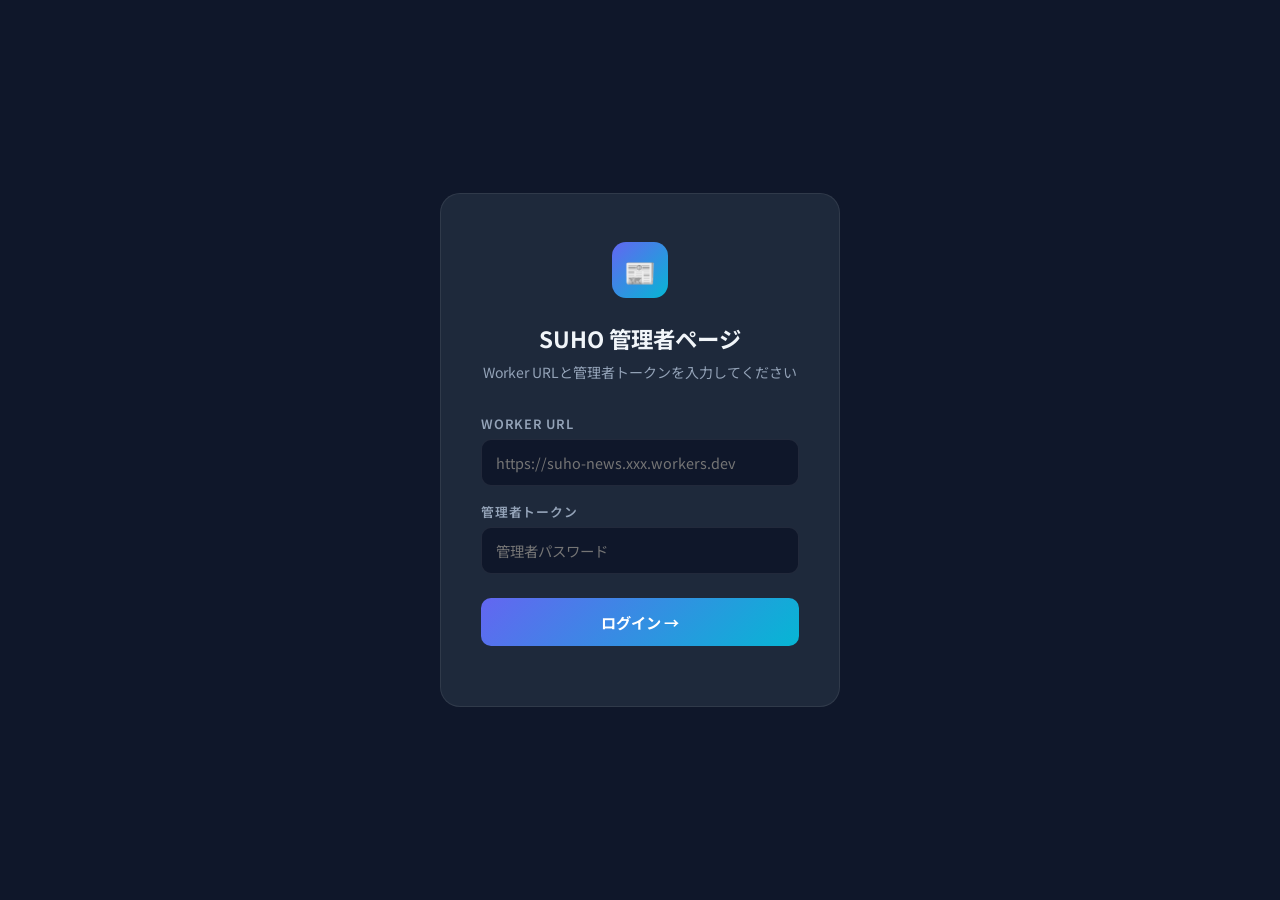
<file: admin/index.html>
<!DOCTYPE html>
<html lang="ja">
<head>
  <meta charset="UTF-8" />
  <meta name="viewport" content="width=device-width, initial-scale=1.0" />
  <title>SUHO ニュース管理</title>
  <link href="https://fonts.googleapis.com/css2?family=Noto+Sans+JP:wght@400;500;700&display=swap" rel="stylesheet" />
  <style>
    *, *::before, *::after { box-sizing: border-box; margin: 0; padding: 0; }
    :root {
      --bg:       #0f172a;
      --surface:  #1e293b;
      --border:   rgba(255,255,255,.08);
      --text:     #f1f5f9;
      --muted:    #94a3b8;
      --indigo:   #6366f1;
      --cyan:     #06b6d4;
      --green:    #10b981;
      --red:      #ef4444;
      --yellow:   #f59e0b;
      --radius:   12px;
    }
    body { font-family: 'Noto Sans JP', sans-serif; background: var(--bg); color: var(--text); min-height: 100vh; }
    a { text-decoration: none; color: inherit; }
    button { cursor: pointer; font-family: inherit; border: none; outline: none; }

    /* ── Login ─────────────────────────────────── */
    #login-screen {
      min-height: 100vh; display: flex; align-items: center; justify-content: center;
    }
    .login-card {
      width: 400px; background: var(--surface); border: 1px solid var(--border);
      border-radius: 20px; padding: 48px 40px; text-align: center;
    }
    .login-logo {
      width: 56px; height: 56px; border-radius: 14px;
      background: linear-gradient(135deg, var(--indigo), var(--cyan));
      display: flex; align-items: center; justify-content: center;
      font-size: 1.6rem; margin: 0 auto 24px;
    }
    .login-card h1 { font-size: 1.4rem; font-weight: 700; margin-bottom: 8px; }
    .login-card p  { color: var(--muted); font-size: .875rem; margin-bottom: 32px; }
    .field { text-align: left; margin-bottom: 16px; }
    .field label { display: block; font-size: .8rem; font-weight: 600; color: var(--muted); margin-bottom: 6px; letter-spacing: .06em; text-transform: uppercase; }
    .field input {
      width: 100%; padding: 12px 14px; border-radius: 10px;
      background: var(--bg); border: 1px solid var(--border);
      color: var(--text); font-size: .9rem; font-family: inherit;
      transition: border-color .2s;
    }
    .field input:focus { border-color: var(--indigo); outline: none; }
    .btn-login {
      width: 100%; padding: 13px; border-radius: 10px; font-size: .95rem; font-weight: 700;
      background: linear-gradient(135deg, var(--indigo), var(--cyan));
      color: #fff; margin-top: 8px; transition: opacity .2s;
    }
    .btn-login:hover { opacity: .9; }
    .login-error { color: var(--red); font-size: .82rem; margin-top: 12px; }

    /* ── App Layout ─────────────────────────────── */
    #app { display: none; min-height: 100vh; flex-direction: column; }
    #app.visible { display: flex; }

    .app-header {
      height: 60px; background: var(--surface); border-bottom: 1px solid var(--border);
      display: flex; align-items: center; padding: 0 24px; gap: 16px; position: sticky; top: 0; z-index: 100;
    }
    .app-header .logo {
      display: flex; align-items: center; gap: 10px; font-weight: 800; font-size: 1.1rem;
    }
    .app-header .logo span {
      background: linear-gradient(135deg, var(--indigo), var(--cyan));
      -webkit-background-clip: text; -webkit-text-fill-color: transparent;
    }
    .app-header .logo img { width: 32px; height: 32px; border-radius: 8px; }
    .header-spacer { flex: 1; }
    .btn-logout {
      padding: 7px 16px; border-radius: 8px; font-size: .82rem; font-weight: 600;
      background: transparent; border: 1px solid var(--border); color: var(--muted);
      transition: all .2s;
    }
    .btn-logout:hover { border-color: var(--red); color: var(--red); }

    .app-body { flex: 1; padding: 32px 28px; max-width: 1200px; margin: 0 auto; width: 100%; }

    /* ── Toolbar ─────────────────────────────────── */
    .toolbar {
      display: flex; align-items: center; gap: 12px; margin-bottom: 24px; flex-wrap: wrap;
    }
    .toolbar h1 { font-size: 1.3rem; font-weight: 700; flex: 1; }
    .btn-new {
      display: flex; align-items: center; gap: 8px;
      padding: 10px 20px; border-radius: 10px; font-size: .9rem; font-weight: 700;
      background: linear-gradient(135deg, var(--indigo), var(--cyan)); color: #fff;
      transition: opacity .2s; white-space: nowrap;
    }
    .btn-new:hover { opacity: .9; }
    .btn-seed {
      padding: 10px 16px; border-radius: 10px; font-size: .82rem; font-weight: 600;
      background: rgba(245,158,11,.12); border: 1px solid rgba(245,158,11,.3); color: var(--yellow);
      transition: all .2s; white-space: nowrap;
    }
    .btn-seed:hover { background: rgba(245,158,11,.2); }
    .search-wrap { position: relative; }
    .search-wrap input {
      padding: 10px 14px 10px 36px; border-radius: 10px;
      background: var(--surface); border: 1px solid var(--border);
      color: var(--text); font-size: .875rem; font-family: inherit; width: 220px;
    }
    .search-wrap input:focus { border-color: var(--indigo); outline: none; }
    .search-wrap .si { position: absolute; left: 11px; top: 50%; transform: translateY(-50%); color: var(--muted); font-size: .95rem; }

    /* ── Stats ───────────────────────────────────── */
    .stats { display: flex; gap: 16px; margin-bottom: 24px; }
    .stat-card {
      flex: 1; background: var(--surface); border: 1px solid var(--border);
      border-radius: var(--radius); padding: 18px 20px;
    }
    .stat-card .num { font-size: 1.8rem; font-weight: 800; background: linear-gradient(135deg,var(--indigo),var(--cyan)); -webkit-background-clip:text; -webkit-text-fill-color:transparent; }
    .stat-card .lbl { font-size: .78rem; color: var(--muted); margin-top: 4px; }

    /* ── Article List ────────────────────────────── */
    .article-table {
      background: var(--surface); border: 1px solid var(--border); border-radius: var(--radius);
      overflow: hidden;
    }
    .at-header {
      display: grid; grid-template-columns: 60px 1fr 120px 110px 90px;
      padding: 12px 20px; border-bottom: 1px solid var(--border);
      font-size: .75rem; font-weight: 700; color: var(--muted); text-transform: uppercase; letter-spacing: .08em;
    }
    .at-row {
      display: grid; grid-template-columns: 60px 1fr 120px 110px 90px;
      padding: 14px 20px; border-bottom: 1px solid var(--border);
      align-items: center; transition: background .15s;
    }
    .at-row:last-child { border-bottom: none; }
    .at-row:hover { background: rgba(255,255,255,.03); }
    .at-thumb {
      width: 44px; height: 44px; border-radius: 10px; overflow: hidden;
      background: linear-gradient(135deg, rgba(99,102,241,.2), rgba(6,182,212,.1));
      display: flex; align-items: center; justify-content: center; font-size: 1.4rem;
      border: 1px solid var(--border); flex-shrink: 0;
    }
    .at-thumb img { width: 100%; height: 100%; object-fit: cover; }
    .at-info { padding-right: 16px; min-width: 0; }
    .at-title {
      font-size: .9rem; font-weight: 600; line-height: 1.4;
      white-space: nowrap; overflow: hidden; text-overflow: ellipsis;
      margin-bottom: 4px;
    }
    .at-featured-badge {
      display: inline-flex; align-items: center; gap: 4px;
      font-size: .68rem; font-weight: 700; padding: 2px 8px; border-radius: 6px;
      background: rgba(245,158,11,.15); color: var(--yellow); border: 1px solid rgba(245,158,11,.3);
    }
    .at-cat {
      font-size: .75rem; font-weight: 600; padding: 4px 10px; border-radius: 6px;
      width: fit-content;
    }
    .cat-corporate   { background: rgba(99,102,241,.12); color: var(--indigo); border: 1px solid rgba(99,102,241,.2); }
    .cat-service     { background: rgba(6,182,212,.12);  color: var(--cyan);   border: 1px solid rgba(6,182,212,.2); }
    .cat-partnership { background: rgba(245,158,11,.12); color: var(--yellow); border: 1px solid rgba(245,158,11,.2); }
    .cat-event       { background: rgba(16,185,129,.12); color: var(--green);  border: 1px solid rgba(16,185,129,.2); }
    .at-date { font-size: .82rem; color: var(--muted); }
    .at-actions { display: flex; gap: 8px; justify-content: flex-end; }
    .btn-edit, .btn-del {
      width: 32px; height: 32px; border-radius: 8px; font-size: .9rem;
      display: flex; align-items: center; justify-content: center; transition: all .2s;
    }
    .btn-edit { background: rgba(99,102,241,.12); color: var(--indigo); border: 1px solid rgba(99,102,241,.2); }
    .btn-edit:hover { background: rgba(99,102,241,.25); }
    .btn-del  { background: rgba(239,68,68,.1);  color: var(--red);    border: 1px solid rgba(239,68,68,.2); }
    .btn-del:hover  { background: rgba(239,68,68,.2); }
    .no-articles { padding: 60px 20px; text-align: center; color: var(--muted); }
    .no-articles .ni { font-size: 2.5rem; margin-bottom: 12px; }

    /* ── Overlay / Form ──────────────────────────── */
    .overlay {
      display: none; position: fixed; inset: 0; z-index: 200;
      background: rgba(0,0,0,.6); backdrop-filter: blur(4px);
    }
    .overlay.open { display: flex; align-items: flex-start; justify-content: flex-end; }
    .panel {
      width: 520px; max-width: 100vw; height: 100vh;
      background: var(--surface); border-left: 1px solid var(--border);
      overflow-y: auto; display: flex; flex-direction: column;
    }
    .panel-header {
      padding: 22px 24px; border-bottom: 1px solid var(--border);
      display: flex; align-items: center; gap: 12px; position: sticky; top: 0;
      background: var(--surface); z-index: 10;
    }
    .panel-header h2 { font-size: 1.05rem; font-weight: 700; flex: 1; }
    .btn-close {
      width: 34px; height: 34px; border-radius: 8px; font-size: 1.1rem;
      background: rgba(255,255,255,.06); color: var(--muted); border: 1px solid var(--border);
      transition: all .2s;
    }
    .btn-close:hover { background: rgba(239,68,68,.15); color: var(--red); }
    .panel-body { padding: 24px; flex: 1; }
    .panel-footer {
      padding: 16px 24px; border-top: 1px solid var(--border);
      display: flex; gap: 10px; justify-content: flex-end;
      position: sticky; bottom: 0; background: var(--surface);
    }
    .btn-cancel {
      padding: 10px 20px; border-radius: 10px; font-size: .9rem; font-weight: 600;
      background: rgba(255,255,255,.06); color: var(--muted); border: 1px solid var(--border);
      transition: all .2s;
    }
    .btn-cancel:hover { background: rgba(255,255,255,.1); color: var(--text); }
    .btn-save {
      padding: 10px 24px; border-radius: 10px; font-size: .9rem; font-weight: 700;
      background: linear-gradient(135deg, var(--indigo), var(--cyan)); color: #fff;
      transition: opacity .2s; display: flex; align-items: center; gap: 8px;
    }
    .btn-save:hover { opacity: .9; }

    /* Form fields */
    .form-group { margin-bottom: 20px; }
    .form-group label {
      display: block; font-size: .78rem; font-weight: 700; color: var(--muted);
      margin-bottom: 6px; letter-spacing: .06em; text-transform: uppercase;
    }
    .form-group label .req { color: var(--red); margin-left: 2px; }
    .form-group input,
    .form-group textarea,
    .form-group select {
      width: 100%; padding: 11px 14px; border-radius: 10px;
      background: var(--bg); border: 1px solid var(--border);
      color: var(--text); font-size: .9rem; font-family: inherit;
      transition: border-color .2s; resize: vertical;
    }
    .form-group input:focus,
    .form-group textarea:focus,
    .form-group select:focus { border-color: var(--indigo); outline: none; }
    .form-row { display: grid; grid-template-columns: 1fr 1fr; gap: 12px; }

    /* Image upload */
    .img-upload-area {
      border: 2px dashed var(--border); border-radius: 14px;
      padding: 28px 20px; text-align: center; cursor: pointer;
      transition: all .2s; position: relative; overflow: hidden;
    }
    .img-upload-area:hover, .img-upload-area.drag { border-color: var(--indigo); background: rgba(99,102,241,.05); }
    .img-upload-area .up-icon { font-size: 2rem; margin-bottom: 10px; }
    .img-upload-area p { font-size: .85rem; color: var(--muted); }
    .img-upload-area p strong { color: var(--indigo); }
    .img-upload-area input[type=file] { position: absolute; inset: 0; opacity: 0; cursor: pointer; }
    .img-preview {
      position: relative; border-radius: 12px; overflow: hidden;
      border: 1px solid var(--border); background: var(--bg);
    }
    .img-preview img { width: 100%; height: 160px; object-fit: cover; display: block; }
    .img-preview-emoji { height: 80px; display: flex; align-items: center; justify-content: center; font-size: 2.5rem; }
    .img-remove {
      position: absolute; top: 8px; right: 8px; width: 26px; height: 26px;
      border-radius: 50%; background: rgba(0,0,0,.6); color: #fff;
      display: flex; align-items: center; justify-content: center; font-size: .7rem; cursor: pointer;
      transition: background .2s;
    }
    .img-remove:hover { background: var(--red); }

    /* Toggle switch */
    .toggle-row {
      display: flex; align-items: center; gap: 14px;
      padding: 14px; border-radius: 12px; background: var(--bg); border: 1px solid var(--border);
    }
    .toggle-row .tr-info { flex: 1; }
    .toggle-row .tr-label { font-size: .9rem; font-weight: 600; margin-bottom: 2px; }
    .toggle-row .tr-desc  { font-size: .78rem; color: var(--muted); }
    .toggle {
      position: relative; width: 44px; height: 24px; flex-shrink: 0;
    }
    .toggle input { opacity: 0; width: 0; height: 0; position: absolute; }
    .toggle-track {
      position: absolute; inset: 0; border-radius: 12px;
      background: rgba(255,255,255,.1); border: 1px solid var(--border);
      transition: background .2s;
    }
    .toggle input:checked + .toggle-track { background: linear-gradient(135deg, var(--indigo), var(--cyan)); border-color: transparent; }
    .toggle-thumb {
      position: absolute; top: 2px; left: 2px; width: 18px; height: 18px;
      border-radius: 50%; background: #fff; transition: left .2s;
      box-shadow: 0 1px 4px rgba(0,0,0,.3);
    }
    .toggle input:checked ~ .toggle-thumb { left: 22px; }

    /* Delete confirm */
    .del-dialog {
      display: none; position: fixed; inset: 0; z-index: 300;
      background: rgba(0,0,0,.7); backdrop-filter: blur(4px);
      align-items: center; justify-content: center;
    }
    .del-dialog.open { display: flex; }
    .del-card {
      background: var(--surface); border: 1px solid var(--border);
      border-radius: 18px; padding: 32px 28px; max-width: 360px; text-align: center;
    }
    .del-card .del-icon { font-size: 2.5rem; margin-bottom: 14px; }
    .del-card h3 { font-size: 1.05rem; font-weight: 700; margin-bottom: 8px; }
    .del-card p  { font-size: .85rem; color: var(--muted); margin-bottom: 24px; line-height: 1.6; }
    .del-btns { display: flex; gap: 10px; justify-content: center; }
    .btn-del-cancel { padding: 10px 22px; border-radius: 10px; font-size: .9rem; font-weight: 600; background: rgba(255,255,255,.06); color: var(--muted); border: 1px solid var(--border); transition: all .2s; }
    .btn-del-cancel:hover { color: var(--text); }
    .btn-del-confirm { padding: 10px 22px; border-radius: 10px; font-size: .9rem; font-weight: 700; background: var(--red); color: #fff; transition: opacity .2s; }
    .btn-del-confirm:hover { opacity: .85; }

    /* Toast */
    .toast {
      position: fixed; bottom: 24px; right: 24px; z-index: 400;
      padding: 12px 20px; border-radius: 12px; font-size: .875rem; font-weight: 600;
      background: var(--green); color: #fff; opacity: 0; transform: translateY(8px);
      transition: all .3s; pointer-events: none;
    }
    .toast.error { background: var(--red); }
    .toast.show  { opacity: 1; transform: translateY(0); }

    /* Loading */
    .loading { text-align: center; padding: 60px; color: var(--muted); }
    .spinner { width: 32px; height: 32px; border: 3px solid var(--border); border-top-color: var(--indigo); border-radius: 50%; animation: spin .7s linear infinite; margin: 0 auto 12px; }
    @keyframes spin { to { transform: rotate(360deg); } }

    /* Uploading indicator */
    .upload-progress { font-size: .8rem; color: var(--cyan); margin-top: 6px; display: none; }
    .upload-progress.show { display: block; }

    @media (max-width: 768px) {
      .at-header, .at-row { grid-template-columns: 50px 1fr 90px; }
      .at-header > *:nth-child(3), .at-row > *:nth-child(3) { display: none; }
      .stats { flex-wrap: wrap; }
      .stat-card { min-width: calc(50% - 8px); }
      .panel { width: 100vw; }
    }
  </style>
</head>
<body>

<!-- ===== LOGIN ===== -->
<div id="login-screen">
  <div class="login-card">
    <div class="login-logo">📰</div>
    <h1>SUHO 管理者ページ</h1>
    <p>Worker URLと管理者トークンを入力してください</p>
    <div class="field">
      <label>Worker URL</label>
      <input id="inp-url" type="url" placeholder="https://suho-news.xxx.workers.dev" />
    </div>
    <div class="field">
      <label>管理者トークン</label>
      <input id="inp-token" type="password" placeholder="管理者パスワード" />
    </div>
    <button class="btn-login" onclick="login()">ログイン →</button>
    <div class="login-error" id="login-err"></div>
  </div>
</div>

<!-- ===== APP ===== -->
<div id="app">
  <header class="app-header">
    <div class="logo">
      <img src="../assets/suho-logo.png" alt="SUHO" onerror="this.style.display='none'" />
      <span>SUHO</span>
    </div>
    <div style="font-size:.82rem;color:var(--muted);margin-left:4px">ニュース管理</div>
    <div class="header-spacer"></div>
    <button class="btn-logout" onclick="logout()">ログアウト</button>
  </header>

  <div class="app-body">
    <!-- Toolbar -->
    <div class="toolbar">
      <h1>記事一覧</h1>
      <div class="search-wrap">
        <span class="si">🔍</span>
        <input id="search-inp" placeholder="記事を検索..." oninput="renderList()" />
      </div>
      <button class="btn-seed" onclick="seedInitialData()" title="news-data.json の初期データをインポート">📥 初期データ投入</button>
      <button class="btn-new" onclick="openForm()">＋ 新規記事</button>
    </div>

    <!-- Stats -->
    <div class="stats" id="stats"></div>

    <!-- Article list -->
    <div class="article-table" id="article-list">
      <div class="loading"><div class="spinner"></div>読み込み中…</div>
    </div>
  </div>
</div>

<!-- ===== FORM PANEL ===== -->
<div class="overlay" id="overlay" onclick="overlayClick(event)">
  <div class="panel" id="panel">
    <div class="panel-header">
      <h2 id="panel-title">新規記事を追加</h2>
      <button class="btn-close" onclick="closeForm()">✕</button>
    </div>
    <div class="panel-body">

      <!-- Image upload -->
      <div class="form-group">
        <label>サムネイル画像（任意）</label>
        <div id="upload-area" class="img-upload-area" ondragover="onDrag(event,true)" ondragleave="onDrag(event,false)" ondrop="onDrop(event)">
          <div class="up-icon">🖼️</div>
          <p>ここにドラッグ＆ドロップ<br/>または <strong>クリックして選択</strong></p>
          <input type="file" id="img-input" accept="image/*" onchange="onImageSelect(event)" />
        </div>
        <div id="img-preview-wrap" style="display:none"></div>
        <div class="upload-progress" id="upload-progress">⏳ アップロード中…</div>
      </div>

      <!-- Emoji (shown when no image) -->
      <div class="form-group" id="emoji-group">
        <label>アイコン絵文字（画像なしの場合）</label>
        <input id="f-emoji" type="text" placeholder="例: 🤝 🛡️ ☁️ 🎮" maxlength="4" value="📰" />
      </div>

      <!-- Title -->
      <div class="form-group">
        <label>タイトル <span class="req">*</span></label>
        <input id="f-title" type="text" placeholder="記事のタイトルを入力" />
      </div>

      <!-- Category & Date -->
      <div class="form-row">
        <div class="form-group">
          <label>カテゴリ <span class="req">*</span></label>
          <select id="f-category">
            <option value="corporate">コーポレート</option>
            <option value="service">サービス</option>
            <option value="partnership">パートナーシップ</option>
            <option value="event">イベント</option>
          </select>
        </div>
        <div class="form-group">
          <label>日付 <span class="req">*</span></label>
          <input id="f-date" type="date" />
        </div>
      </div>

      <!-- Excerpt -->
      <div class="form-group">
        <label>概要文（一覧に表示）</label>
        <textarea id="f-excerpt" rows="3" placeholder="1〜2文程度の概要を入力してください"></textarea>
      </div>

      <!-- Link -->
      <div class="form-group">
        <label>詳細ページURL（任意）</label>
        <input id="f-link" type="url" placeholder="https://... （なければ空白）" />
      </div>

      <!-- Featured toggle -->
      <div class="form-group">
        <label>表示設定</label>
        <div class="toggle-row">
          <div class="tr-info">
            <div class="tr-label">⭐ フィーチャー記事として表示</div>
            <div class="tr-desc">ONにするとページ上部に大きく表示されます（1件のみ有効）</div>
          </div>
          <label class="toggle">
            <input type="checkbox" id="f-featured" />
            <div class="toggle-track"></div>
            <div class="toggle-thumb"></div>
          </label>
        </div>
      </div>

    </div>
    <div class="panel-footer">
      <button class="btn-cancel" onclick="closeForm()">キャンセル</button>
      <button class="btn-save" onclick="saveArticle()">
        <span id="save-txt">保存する</span>
      </button>
    </div>
  </div>
</div>

<!-- ===== DELETE CONFIRM ===== -->
<div class="del-dialog" id="del-dialog">
  <div class="del-card">
    <div class="del-icon">🗑️</div>
    <h3>記事を削除しますか？</h3>
    <p id="del-target-title" style="color:var(--text);font-weight:600;margin-bottom:8px"></p>
    <p>この操作は元に戻せません。</p>
    <div class="del-btns">
      <button class="btn-del-cancel" onclick="closeDelete()">キャンセル</button>
      <button class="btn-del-confirm" onclick="confirmDelete()">削除する</button>
    </div>
  </div>
</div>

<!-- ===== TOAST ===== -->
<div class="toast" id="toast"></div>

<script>
  /* ── Config ─────────────────────────────────────────── */
  let WORKER_URL  = localStorage.getItem('suho_worker_url')  || '';
  let ADMIN_TOKEN = localStorage.getItem('suho_admin_token') || '';

  /* ── State ──────────────────────────────────────────── */
  let articles  = [];
  let editingId = null;
  let deleteId  = null;
  let uploadedImageUrl = '';

  /* ── API Helpers ─────────────────────────────────────── */
  async function api(method, path, body) {
    const opts = {
      method,
      headers: {
        'Authorization': `Bearer ${ADMIN_TOKEN}`,
        ...(body && !(body instanceof FormData) ? { 'Content-Type': 'application/json' } : {})
      },
      ...(body ? { body: body instanceof FormData ? body : JSON.stringify(body) } : {})
    };
    const res = await fetch(`${WORKER_URL}${path}`, opts);
    const data = await res.json();
    if (!res.ok) throw new Error(data.error || `HTTP ${res.status}`);
    return data;
  }

  /* ── Auth ────────────────────────────────────────────── */
  async function login() {
    const url   = document.getElementById('inp-url').value.trim().replace(/\/$/, '');
    const token = document.getElementById('inp-token').value.trim();
    const err   = document.getElementById('login-err');
    err.textContent = '';
    if (!url || !token) { err.textContent = 'URLとトークンを入力してください'; return; }

    try {
      const res = await fetch(`${url}/articles`);
      if (!res.ok) throw new Error('接続できませんでした');
      WORKER_URL  = url;
      ADMIN_TOKEN = token;
      localStorage.setItem('suho_worker_url',   WORKER_URL);
      localStorage.setItem('suho_admin_token',  ADMIN_TOKEN);
      await initApp();
    } catch (e) {
      err.textContent = `ログイン失敗: ${e.message}`;
    }
  }

  function logout() {
    localStorage.removeItem('suho_worker_url');
    localStorage.removeItem('suho_admin_token');
    location.reload();
  }

  /* ── Init ────────────────────────────────────────────── */
  async function initApp() {
    document.getElementById('login-screen').style.display = 'none';
    const app = document.getElementById('app');
    app.classList.add('visible');
    await loadArticles();
    // Today's date as default
    document.getElementById('f-date').value = new Date().toISOString().slice(0, 10);
  }

  async function loadArticles() {
    try {
      const data = await api('GET', '/articles');
      articles = data.articles || [];
      renderStats();
      renderList();
    } catch (e) {
      showToast('データ読み込みエラー: ' + e.message, true);
    }
  }

  /* ── Stats ───────────────────────────────────────────── */
  const CAT_LABELS = { corporate: 'コーポレート', service: 'サービス', partnership: 'パートナーシップ', event: 'イベント' };
  function renderStats() {
    const total  = articles.length;
    const cats   = [...new Set(articles.map(a => a.category))].length;
    const latest = articles[0]?.date || '—';
    document.getElementById('stats').innerHTML = `
      <div class="stat-card"><div class="num">${total}</div><div class="lbl">総記事数</div></div>
      <div class="stat-card"><div class="num">${cats}</div><div class="lbl">カテゴリ数</div></div>
      <div class="stat-card"><div class="num" style="font-size:1.2rem">${latest}</div><div class="lbl">最新記事日付</div></div>
    `;
  }

  /* ── List Render ─────────────────────────────────────── */
  function renderList() {
    const q   = (document.getElementById('search-inp').value || '').toLowerCase();
    const filtered = q ? articles.filter(a => a.title.toLowerCase().includes(q) || (a.excerpt || '').toLowerCase().includes(q)) : articles;
    const list = document.getElementById('article-list');

    if (!filtered.length) {
      list.innerHTML = '<div class="no-articles"><div class="ni">📭</div><p>記事がありません</p></div>';
      return;
    }

    const thumb = a => a.image
      ? `<div class="at-thumb"><img src="${a.image}" alt="" loading="lazy"/></div>`
      : `<div class="at-thumb">${a.emoji || '📰'}</div>`;

    const catCls = { corporate: 'cat-corporate', service: 'cat-service', partnership: 'cat-partnership', event: 'cat-event' };

    list.innerHTML = `
      <div class="at-header"><div>画像</div><div>タイトル</div><div>カテゴリ</div><div>日付</div><div></div></div>
      ${filtered.map(a => `
        <div class="at-row">
          ${thumb(a)}
          <div class="at-info">
            <div class="at-title">${escHtml(a.title)}</div>
            ${a.featured ? '<div class="at-featured-badge">⭐ Featured</div>' : ''}
          </div>
          <div><span class="at-cat ${catCls[a.category] || ''}">${CAT_LABELS[a.category] || a.category}</span></div>
          <div class="at-date">${a.date}</div>
          <div class="at-actions">
            <button class="btn-edit" onclick="openEdit('${a.id}')" title="編集">✏️</button>
            <button class="btn-del"  onclick="openDelete('${a.id}')" title="削除">🗑️</button>
          </div>
        </div>`).join('')}`;
  }

  /* ── Form Open/Close ──────────────────────────────────── */
  function openForm(article) {
    editingId        = article ? article.id : null;
    uploadedImageUrl = article?.image || '';

    document.getElementById('panel-title').textContent = article ? '記事を編集' : '新規記事を追加';
    document.getElementById('f-title').value    = article?.title    || '';
    document.getElementById('f-category').value = article?.category || 'corporate';
    document.getElementById('f-date').value     = article ? dateToInput(article.date) : new Date().toISOString().slice(0,10);
    document.getElementById('f-excerpt').value  = article?.excerpt  || '';
    document.getElementById('f-link').value     = (article?.link && article.link !== '#') ? article.link : '';
    document.getElementById('f-emoji').value    = article?.emoji    || '📰';
    document.getElementById('f-featured').checked = !!article?.featured;
    document.getElementById('save-txt').textContent = article ? '更新する' : '保存する';

    setImagePreview(article?.image || '');
    document.getElementById('overlay').classList.add('open');
  }

  function openEdit(id) {
    const a = articles.find(a => a.id === id);
    if (a) openForm(a);
  }

  function closeForm() {
    document.getElementById('overlay').classList.remove('open');
    editingId = null;
    uploadedImageUrl = '';
  }

  function overlayClick(e) {
    if (e.target === document.getElementById('overlay')) closeForm();
  }

  /* ── Image Upload ──────────────────────────────────────── */
  function onDrag(e, over) {
    e.preventDefault();
    document.getElementById('upload-area').classList.toggle('drag', over);
  }
  function onDrop(e) {
    e.preventDefault();
    onDrag(e, false);
    const file = e.dataTransfer.files[0];
    if (file && file.type.startsWith('image/')) uploadImage(file);
  }
  function onImageSelect(e) {
    const file = e.target.files[0];
    if (file) uploadImage(file);
    e.target.value = '';
  }

  async function uploadImage(file) {
    const prog = document.getElementById('upload-progress');
    prog.classList.add('show');
    try {
      // Resize & compress client-side
      const compressed = await compressImage(file, 800);
      const fd = new FormData();
      fd.append('image', compressed, file.name);
      const data = await api('POST', '/upload', fd);
      uploadedImageUrl = data.url;
      setImagePreview(uploadedImageUrl);
    } catch (e) {
      showToast('画像アップロード失敗: ' + e.message, true);
    } finally {
      prog.classList.remove('show');
    }
  }

  function compressImage(file, maxWidth) {
    return new Promise(resolve => {
      const img = new Image();
      const url = URL.createObjectURL(file);
      img.onload = () => {
        URL.revokeObjectURL(url);
        const scale = Math.min(1, maxWidth / img.width);
        const canvas = document.createElement('canvas');
        canvas.width  = img.width  * scale;
        canvas.height = img.height * scale;
        canvas.getContext('2d').drawImage(img, 0, 0, canvas.width, canvas.height);
        canvas.toBlob(blob => resolve(new File([blob], file.name, { type: 'image/jpeg' })), 'image/jpeg', 0.82);
      };
      img.src = url;
    });
  }

  function setImagePreview(url) {
    const wrap = document.getElementById('img-preview-wrap');
    const area = document.getElementById('upload-area');
    if (url) {
      wrap.style.display = 'block';
      area.style.display = 'none';
      wrap.innerHTML = `
        <div class="img-preview">
          <img src="${url}" alt="プレビュー" />
          <div class="img-remove" onclick="removeImage()">✕</div>
        </div>`;
    } else {
      wrap.style.display = 'none';
      area.style.display = '';
    }
  }

  function removeImage() {
    uploadedImageUrl = '';
    setImagePreview('');
  }

  /* ── Save ─────────────────────────────────────────────── */
  async function saveArticle() {
    const title    = document.getElementById('f-title').value.trim();
    const category = document.getElementById('f-category').value;
    const dateRaw  = document.getElementById('f-date').value;
    const excerpt  = document.getElementById('f-excerpt').value.trim();
    const link     = document.getElementById('f-link').value.trim() || '#';
    const emoji    = document.getElementById('f-emoji').value.trim() || '📰';
    const featured = document.getElementById('f-featured').checked;

    if (!title)   { showToast('タイトルを入力してください', true); return; }
    if (!dateRaw) { showToast('日付を選択してください', true); return; }

    const date = dateRaw.replace(/-/g, '.');
    const article = { title, category, date, excerpt, link, emoji, featured, ...(uploadedImageUrl ? { image: uploadedImageUrl } : {}) };

    const saveTxt = document.getElementById('save-txt');
    saveTxt.textContent = '保存中…';

    try {
      if (editingId) {
        const updated = await api('PUT', `/articles/${editingId}`, article);
        const idx = articles.findIndex(a => a.id === editingId);
        articles[idx] = updated;
        showToast('記事を更新しました ✓');
      } else {
        const created = await api('POST', '/articles', article);
        articles.unshift(created);
        showToast('記事を追加しました ✓');
      }
      renderStats();
      renderList();
      closeForm();
    } catch (e) {
      showToast('保存に失敗しました: ' + e.message, true);
    } finally {
      saveTxt.textContent = editingId ? '更新する' : '保存する';
    }
  }

  /* ── Delete ───────────────────────────────────────────── */
  function openDelete(id) {
    deleteId = id;
    const a = articles.find(a => a.id === id);
    document.getElementById('del-target-title').textContent = a?.title || '';
    document.getElementById('del-dialog').classList.add('open');
  }
  function closeDelete() {
    deleteId = null;
    document.getElementById('del-dialog').classList.remove('open');
  }
  async function confirmDelete() {
    if (!deleteId) return;
    try {
      await api('DELETE', `/articles/${deleteId}`);
      articles = articles.filter(a => a.id !== deleteId);
      showToast('記事を削除しました');
      renderStats();
      renderList();
      closeDelete();
    } catch (e) {
      showToast('削除に失敗しました: ' + e.message, true);
    }
  }

  /* ── Seed Initial Data ────────────────────────────────── */
  async function seedInitialData() {
    if (!confirm('news-data.json の初期データをWorkerに投入します。既存データは上書きされます。続けますか？')) return;
    try {
      const res  = await fetch('../news-data.json');
      const data = await res.json();
      await api('POST', '/seed', { articles: data.articles });
      showToast(`${data.articles.length}件のデータを投入しました ✓`);
      await loadArticles();
    } catch (e) {
      showToast('投入に失敗しました: ' + e.message, true);
    }
  }

  /* ── Helpers ──────────────────────────────────────────── */
  function dateToInput(d) {
    // "2025.08.04" → "2025-08-04"
    return d ? d.replace(/\./g, '-') : '';
  }
  function escHtml(s) {
    return (s || '').replace(/&/g,'&amp;').replace(/</g,'&lt;').replace(/>/g,'&gt;').replace(/"/g,'&quot;');
  }

  let toastTimer;
  function showToast(msg, isError = false) {
    const t = document.getElementById('toast');
    t.textContent = msg;
    t.className   = `toast${isError ? ' error' : ''}`;
    t.classList.add('show');
    clearTimeout(toastTimer);
    toastTimer = setTimeout(() => t.classList.remove('show'), 3000);
  }

  /* ── Auto-login if credentials stored ────────────────── */
  (async function() {
    if (WORKER_URL && ADMIN_TOKEN) {
      try {
        const res = await fetch(`${WORKER_URL}/articles`);
        if (res.ok) { await initApp(); return; }
      } catch {}
    }
    // Show login screen
    document.getElementById('login-screen').style.display = '';
  })();

  // Enter key on login
  ['inp-url','inp-token'].forEach(id => {
    document.getElementById(id).addEventListener('keydown', e => { if (e.key === 'Enter') login(); });
  });
</script>
</body>
</html>
</file>
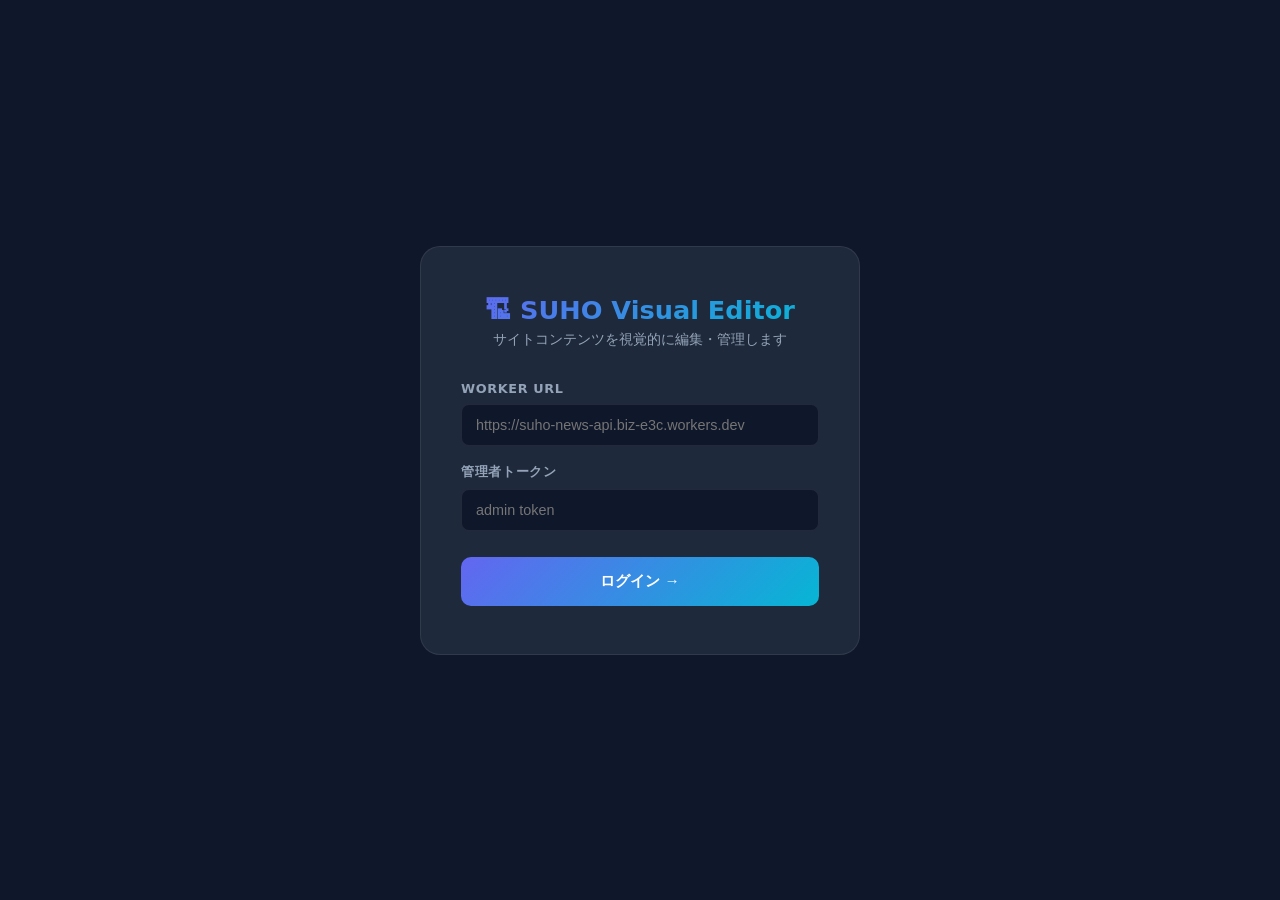
<file: admin/editor.html>
<!DOCTYPE html>
<html lang="ja">
<head>
<meta charset="UTF-8"/>
<meta name="viewport" content="width=device-width,initial-scale=1"/>
<title>SUHO Visual Editor</title>
<style>
*{box-sizing:border-box;margin:0;padding:0}
:root{
  --bg:#0f172a;--surface:#1e293b;--surface2:#263348;--border:rgba(255,255,255,.08);
  --text:#f1f5f9;--muted:#94a3b8;--indigo:#6366f1;--cyan:#06b6d4;--green:#10b981;
  --red:#ef4444;--yellow:#f59e0b;
  --grad:linear-gradient(135deg,var(--indigo),var(--cyan));
  --radius:12px;--sidebar:240px;
}
body{background:var(--bg);color:var(--text);font-family:'Inter',system-ui,sans-serif;min-height:100vh;display:flex;flex-direction:column}

/* ── LOGIN ── */
#login-screen{display:flex;align-items:center;justify-content:center;min-height:100vh;padding:24px}
.login-card{background:var(--surface);border:1px solid var(--border);border-radius:20px;padding:48px 40px;width:100%;max-width:440px}
.login-logo{text-align:center;margin-bottom:32px}
.login-logo h1{font-size:1.6rem;font-weight:900;background:var(--grad);-webkit-background-clip:text;-webkit-text-fill-color:transparent;background-clip:text}
.login-logo p{color:var(--muted);font-size:.875rem;margin-top:6px}
.login-field{margin-bottom:18px}
.login-field label{display:block;font-size:.8rem;font-weight:600;color:var(--muted);margin-bottom:8px;text-transform:uppercase;letter-spacing:.05em}
.login-field input{width:100%;background:var(--bg);border:1px solid var(--border);border-radius:8px;padding:12px 14px;color:var(--text);font-size:.9rem;outline:none;transition:border-color .2s}
.login-field input:focus{border-color:var(--indigo)}
.login-btn{width:100%;padding:14px;background:var(--grad);border:none;border-radius:10px;color:#fff;font-size:.95rem;font-weight:700;cursor:pointer;margin-top:8px;transition:opacity .2s}
.login-btn:hover{opacity:.9}
.login-error{background:rgba(239,68,68,.1);border:1px solid rgba(239,68,68,.3);color:#fca5a5;border-radius:8px;padding:10px 14px;font-size:.85rem;margin-top:12px;display:none}

/* ── EDITOR LAYOUT ── */
#editor{display:none;flex-direction:column;height:100vh;overflow:hidden}
/* TOP BAR */
.topbar{display:flex;align-items:center;gap:0;padding:0 16px;height:56px;background:var(--surface);border-bottom:1px solid var(--border);flex-shrink:0;z-index:100}
.topbar-logo{font-size:1rem;font-weight:800;background:var(--grad);-webkit-background-clip:text;-webkit-text-fill-color:transparent;background-clip:text;margin-right:20px;white-space:nowrap}
.page-tabs{display:flex;gap:4px;flex:1}
.page-tab{padding:7px 16px;border-radius:8px;border:1px solid transparent;background:none;color:var(--muted);font-size:.85rem;font-weight:600;cursor:pointer;transition:all .2s;white-space:nowrap}
.page-tab:hover{background:var(--surface2);color:var(--text)}
.page-tab.active{background:rgba(99,102,241,.15);border-color:rgba(99,102,241,.3);color:var(--indigo)}
.topbar-actions{display:flex;gap:8px;margin-left:auto}
.btn-preview{padding:8px 16px;border-radius:8px;border:1px solid var(--border);background:var(--surface2);color:var(--text);font-size:.85rem;font-weight:600;cursor:pointer;text-decoration:none;display:flex;align-items:center;gap:6px;transition:all .2s}
.btn-preview:hover{border-color:rgba(99,102,241,.4)}
.btn-save{padding:8px 20px;border-radius:8px;border:none;background:var(--grad);color:#fff;font-size:.85rem;font-weight:700;cursor:pointer;display:flex;align-items:center;gap:6px;transition:opacity .2s}
.btn-save:hover{opacity:.85}
.btn-save:disabled{opacity:.5;cursor:not-allowed}

/* ── MAIN LAYOUT ── */
.editor-body{display:flex;flex:1;overflow:hidden}

/* SIDEBAR */
.sidebar{width:var(--sidebar);background:var(--surface);border-right:1px solid var(--border);display:flex;flex-direction:column;overflow:hidden;flex-shrink:0}
.sidebar-header{padding:16px;border-bottom:1px solid var(--border);flex-shrink:0}
.sidebar-title{font-size:.7rem;font-weight:700;text-transform:uppercase;letter-spacing:.08em;color:var(--muted)}
.section-list{flex:1;overflow-y:auto;padding:8px}
.section-item{display:flex;align-items:center;gap:10px;padding:10px 12px;border-radius:8px;cursor:pointer;transition:all .2s;border:1px solid transparent;margin-bottom:2px}
.section-item:hover{background:var(--surface2)}
.section-item.active{background:rgba(99,102,241,.12);border-color:rgba(99,102,241,.25)}
.section-icon{font-size:1.1rem;flex-shrink:0;width:28px;text-align:center}
.section-label{font-size:.85rem;font-weight:500;color:var(--muted)}
.section-item.active .section-label{color:var(--text)}
.section-modified{width:6px;height:6px;border-radius:50%;background:var(--indigo);margin-left:auto;display:none}
.section-item.modified .section-modified{display:block}
.sidebar-footer{padding:12px;border-top:1px solid var(--border);flex-shrink:0}
.btn-defaults{width:100%;padding:8px;border-radius:8px;border:1px solid var(--border);background:none;color:var(--muted);font-size:.78rem;font-weight:600;cursor:pointer;transition:all .2s}
.btn-defaults:hover{background:var(--surface2);color:var(--text)}

/* FORM PANEL */
.form-panel{flex:1;overflow-y:auto;padding:24px}
.form-panel::-webkit-scrollbar{width:6px}
.form-panel::-webkit-scrollbar-track{background:transparent}
.form-panel::-webkit-scrollbar-thumb{background:rgba(255,255,255,.1);border-radius:3px}

.section-editor{max-width:780px}
.section-editor-header{margin-bottom:28px}
.section-editor-title{font-size:1.2rem;font-weight:800;display:flex;align-items:center;gap:10px}
.section-editor-title .icon{font-size:1.4rem}
.section-editor-desc{font-size:.85rem;color:var(--muted);margin-top:6px}

/* FIELD GROUPS */
.field-card{background:var(--surface);border:1px solid var(--border);border-radius:var(--radius);padding:20px;margin-bottom:16px}
.field-card-title{font-size:.75rem;font-weight:700;text-transform:uppercase;letter-spacing:.07em;color:var(--indigo);margin-bottom:16px;display:flex;align-items:center;gap:6px}
.field-group{margin-bottom:14px}
.field-group:last-child{margin-bottom:0}
.field-group label{display:block;font-size:.78rem;font-weight:600;color:var(--muted);margin-bottom:6px}
.field-group input,.field-group textarea,.field-group select{
  width:100%;background:var(--bg);border:1px solid var(--border);border-radius:8px;
  padding:10px 12px;color:var(--text);font-size:.875rem;outline:none;
  font-family:inherit;transition:border-color .2s;resize:vertical
}
.field-group input:focus,.field-group textarea:focus{border-color:var(--indigo)}
.field-group textarea{min-height:70px;line-height:1.5}
.field-row{display:grid;gap:12px}
.field-row-2{grid-template-columns:1fr 1fr}
.field-row-3{grid-template-columns:2fr 1fr 1fr}

.card-block{background:var(--bg);border:1px solid var(--border);border-radius:10px;padding:16px;margin-bottom:12px}
.card-block:last-child{margin-bottom:0}
.card-block-title{font-size:.72rem;font-weight:700;text-transform:uppercase;letter-spacing:.06em;color:var(--cyan);margin-bottom:12px}

.stat-row{display:grid;grid-template-columns:2fr 1fr 2fr;gap:8px;align-items:end;margin-bottom:10px}
.stat-row:last-child{margin-bottom:0}
.stat-label{font-size:.7rem;font-weight:600;color:var(--muted);margin-bottom:5px}

/* TOAST */
#toast{position:fixed;bottom:24px;right:24px;padding:12px 20px;border-radius:10px;font-size:.875rem;font-weight:600;z-index:9999;transform:translateY(80px);opacity:0;transition:all .3s;pointer-events:none}
#toast.show{transform:translateY(0);opacity:1}
#toast.success{background:#064e3b;border:1px solid rgba(16,185,129,.3);color:#6ee7b7}
#toast.error{background:#450a0a;border:1px solid rgba(239,68,68,.3);color:#fca5a5}

/* LOADING */
.loading-state{display:flex;align-items:center;justify-content:center;height:200px;color:var(--muted);gap:10px;font-size:.9rem}
.spinner{width:20px;height:20px;border:2px solid var(--border);border-top-color:var(--indigo);border-radius:50%;animation:spin .7s linear infinite}
@keyframes spin{to{transform:rotate(360deg)}}

/* Empty state */
.empty-state{text-align:center;padding:60px 20px;color:var(--muted)}
.empty-state h3{font-size:1.1rem;margin-bottom:8px;color:var(--text)}
</style>
</head>
<body>

<!-- ===== LOGIN ===== -->
<div id="login-screen">
  <div class="login-card">
    <div class="login-logo">
      <h1>🏗 SUHO Visual Editor</h1>
      <p>サイトコンテンツを視覚的に編集・管理します</p>
    </div>
    <div class="login-field">
      <label>Worker URL</label>
      <input id="inp-url" type="url" placeholder="https://suho-news-api.biz-e3c.workers.dev" />
    </div>
    <div class="login-field">
      <label>管理者トークン</label>
      <input id="inp-token" type="password" placeholder="admin token" />
    </div>
    <button class="login-btn" onclick="doLogin()">ログイン →</button>
    <div class="login-error" id="login-error"></div>
  </div>
</div>

<!-- ===== EDITOR ===== -->
<div id="editor">
  <!-- Top bar -->
  <div class="topbar">
    <span class="topbar-logo">🏗 SUHO Editor</span>
    <div class="page-tabs">
      <button class="page-tab active" data-page="home" onclick="switchPage('home')">🏠 ホーム</button>
      <button class="page-tab" data-page="recruit" onclick="switchPage('recruit')">👥 採用情報</button>
    </div>
    <div class="topbar-actions">
      <a class="btn-preview" id="preview-link" href="../index.html" target="_blank">👁 プレビュー</a>
      <button class="btn-save" id="btn-save" onclick="saveContent()">💾 保存する</button>
    </div>
  </div>

  <div class="editor-body">
    <!-- Sidebar -->
    <div class="sidebar">
      <div class="sidebar-header">
        <div class="sidebar-title">セクション</div>
      </div>
      <div class="section-list" id="section-list"></div>
      <div class="sidebar-footer">
        <button class="btn-defaults" onclick="loadDefaults()">↩ デフォルトに戻す</button>
      </div>
    </div>

    <!-- Form -->
    <div class="form-panel" id="form-panel">
      <div class="loading-state"><div class="spinner"></div>コンテンツを読み込み中...</div>
    </div>
  </div>
</div>

<div id="toast"></div>

<script>
/* ═══════════════════════════════════════════════
   STATE
═══════════════════════════════════════════════ */
let WORKER = '';
let TOKEN  = '';
let currentPage    = 'home';
let currentSection = 'hero';
let pageData = { home: {}, recruit: {} };
let modified = {};  // { 'home.hero': true, ... }

/* ═══════════════════════════════════════════════
   SECTIONS CONFIG
═══════════════════════════════════════════════ */
const SECTIONS = {
  home: [
    { id:'hero',       icon:'🌟', label:'ヒーロー' },
    { id:'aiService',  icon:'🤖', label:'AI サービス' },
    { id:'cloud',      icon:'☁️',  label:'クラウド' },
    { id:'managed',    icon:'🖥️', label:'運用管理' },
    { id:'products',   icon:'🛡️', label:'製品・ソリューション' },
    { id:'about',      icon:'🏢', label:'会社概要' },
    { id:'contact',    icon:'✉️', label:'お問い合わせ' },
  ],
  recruit: [
    { id:'hero',       icon:'✨', label:'ヒーロー' },
    { id:'conditions', icon:'🕘', label:'勤務条件' },
    { id:'salary',     icon:'💴', label:'給与' },
    { id:'benefits',   icon:'🏥', label:'福利厚生' },
    { id:'cta',        icon:'📩', label:'採用CTA' },
  ]
};

/* ═══════════════════════════════════════════════
   DEFAULTS
═══════════════════════════════════════════════ */
const DEFAULTS = {
  home: {
    hero: {
      badge: 'AI & Cloud Innovation',
      title: ['ビジネスを', '次のステージへ', '進化させる'],
      subtitle: 'AIとクラウドの力で、あなたのビジネスに革命をもたらします。<br/>最先端のテクノロジーと深い専門知識で、未来を共に創ります。',
      btnPrimary: 'サービスを見る', btnGhost: 'お問い合わせ',
      stats: [
        {number:'200', unit:'+',   label:'クライアント'},
        {number:'15',  unit:'年',  label:'実績'},
        {number:'99.9',unit:'%',   label:'稼働率'},
      ]
    },
    aiService: {
      tag:'01 — AI Service', title:'AIが切り拓く', titleAccent:'新しいビジネス体験',
      desc:'最先端の生成AIから業務特化型AIまで、御社のDX推進を全面サポート。データ分析からプロセス自動化まで、AIの力で業務効率を劇的に向上させます。',
      cards:[
        {title:'生成AI導入支援', desc:'GPT-4、Claude、Geminiなど最新LLMを活用した業務自動化・コンテンツ生成システムを構築します。', items:['チャットボット・バーチャルアシスタント','文書生成・要約・翻訳自動化','社内ナレッジベース構築']},
        {title:'機械学習・予測分析', desc:'膨大なビジネスデータをAIで解析し、売上予測・需要予測・異常検知など高精度な予測モデルを提供します。', items:['需要・売上予測システム','異常検知・品質管理AI','レコメンデーションエンジン']},
        {title:'コンピュータビジョン', desc:'画像・動画認識AIで製造ライン品質検査、セキュリティ監視、小売分析など幅広い用途に対応します。', items:['製品外観検査の自動化','顔認証・人物追跡システム','医療画像診断支援']},
      ]
    },
    cloud: {
      tag:'02 — Cloud Consulting', title:'クラウドで実現する', titleAccent:'スケーラブルな未来',
      desc:'AWS・Azure・GCPのマルチクラウド戦略から移行支援、コスト最適化まで、クラウドジャーニーの全てをサポートします。',
      features:[
        {title:'マルチクラウド戦略', desc:'AWS・Azure・GCPの特性を最大活用した最適なアーキテクチャ設計'},
        {title:'クラウド移行支援', desc:'リスクゼロのオンプレミスからクラウドへのシームレスな移行'},
        {title:'コスト最適化', desc:'クラウドコストの可視化と継続的な最適化でTCOを最大40%削減'},
      ]
    },
    managed: {
      tag:'03 — Managed Service', title:'24/7 監視・運用で', titleAccent:'安心のインフラ管理',
      desc:'インフラの運用管理をスホに委託することで、コア事業に集中できる環境を実現。プロアクティブな監視でシステム障害を未然に防ぎます。',
      cards:[
        {title:'24/7 監視体制', desc:'専任チームが365日24時間体制でシステムを監視。平均検知時間2分以内でインシデントに対応します。'},
        {title:'自動化運用', desc:'AIOpsを活用した自動スケーリング・自動修復により、人的ミスをゼロに近づけ、安定稼働を実現します。'},
        {title:'コスト最適化', desc:'リソース使用状況を継続的に分析し、無駄なコストを削減。平均30%のクラウドコスト削減を実現します。'},
        {title:'セキュリティ対策', desc:'SOC（セキュリティオペレーションセンター）との連携により、サイバー脅威をリアルタイムで検知・遮断します。'},
      ]
    },
    products: {
      tag:'04 — Security & Products', title:'セキュリティと', titleAccent:'プロダクト＆ソリューション',
      desc:'ゼロトラストセキュリティから業界特化プロダクトまで、スホが独自開発したソリューションとパートナー製品であらゆる課題に対応します。'
    },
    about: {
      tag:'05 — About', title:'テクノロジーで', titleAccent:'社会を変える',
      lead:'株式会社スホは、AIとクラウドを核に、日本のデジタル変革をリードするテクノロジーカンパニーです。',
      body:'2009年の創業以来、大手製造業から医療・金融機関まで200社以上のデジタルトランスフォーメーションを支援してまいりました。',
      stats:[
        {number:'200', unit:'+', label:'導入企業数'},
        {number:'15',  unit:'年', label:'業界実績'},
        {number:'120', unit:'名', label:'専門エンジニア'},
        {number:'98',  unit:'%', label:'顧客継続率'},
      ]
    },
    contact: {
      tag:'Contact', title:'さあ、始めましょう',
      desc:'ビジネスのデジタル変革について、まずはお気軽にご相談ください。',
      email:'info@suhojapan.com', phone:'03-0000-0000'
    }
  },
  recruit: {
    hero: {
      tag:'採用情報 — Careers', title:'社員の更なる', titleAccent:'成長のために支援します。',
      subtitle:'株式会社スホは「顧客サービスに必要な高品質のサービスを提供する」という意志を共にするITサービス専門会社です。共に成長できる仲間を募集しています。',
      stats:[
        {number:'120', unit:'日+',   label:'年間休日'},
        {number:'23',  unit:'万円+', label:'試用期間月給'},
        {number:'15',  unit:'%',     label:'最大年間昇給率'},
        {number:'25',  unit:'千円',  label:'交通費支給上限'},
      ]
    },
    conditions: {
      tag:'勤務条件', title:'働く環境・', titleAccent:'待遇について',
      desc:'スホでは社員の成長と働きやすさを最優先に考えた職場環境を整えています。',
      cards:[
        {icon:'🕘', title:'勤務時間', desc:'平日 09時30分〜18時30分（実働8時間）'},
        {icon:'📅', title:'休日・休暇', desc:'年間休日120日以上 / 完全週休2日制（土・日・祝日）/ 年末年始 / 夏期・冬期休暇 / 有給休暇（入社6ヵ月後10日付与）/ 慶弔休暇'},
        {icon:'📈', title:'昇給・賞与', desc:'昇給：年1回 / 業績賞与（インセンティブ）/ 毎年3〜15%昇給 / 指定資格取得時 年12万円昇給'},
      ]
    },
    salary: {
      tag:'給与', title:'給与・', titleAccent:'報酬について',
      desc:'成長に応じた公平な報酬体系で、皆さんの貢献にしっかり応えます。',
      items:[
        {icon:'💴', title:'月給支給',         desc:'年俸額の12分の1を毎月支給'},
        {icon:'🔰', title:'試用期間（1〜6ヶ月）', desc:'試用期間中：月給23万円以上 / 試用期間終了後：3〜5%昇給'},
        {icon:'📈', title:'毎年の昇給',         desc:'年3〜15%昇給 / 昇給年1回 / 業績賞与あり'},
        {icon:'🏅', title:'資格取得支援',       desc:'会社指定資格取得で年12万円昇給'},
        {icon:'🚌', title:'交通費',             desc:'別途支給（上限25,000円）'},
      ]
    },
    benefits: {
      tag:'福利厚生', title:'充実した', titleAccent:'福利厚生・休暇制度',
      items:[
        {icon:'🏥', title:'雇用保険',        desc:'各種保険完備（雇用保険・労災保険・健康保険・厚生年金）'},
        {icon:'🩺', title:'定期健康診断',    desc:'年1回の定期健康診断を実施。社員の健康を会社全体でサポートします。'},
        {icon:'📅', title:'年間休日120日以上', desc:'完全週休2日制（土・日・祝日）。ワークライフバランスを大切にします。'},
        {icon:'🎌', title:'年末年始休暇',    desc:'年末年始の連続休暇を取得できます。'},
        {icon:'☀️', title:'夏期・冬期休暇',  desc:'夏期休暇および冬期休暇を設けています。'},
        {icon:'🌿', title:'有給休暇',        desc:'入社6ヵ月後に10日間付与。入社後も計画的に取得できます。'},
        {icon:'💐', title:'慶弔休暇',        desc:'慶弔休暇など、人生の大切な節目にしっかり休める制度があります。'},
        {icon:'🚌', title:'交通費支給',      desc:'交通費を別途支給（上限25,000円）。通勤コストをサポートします。'},
      ]
    },
    cta: {
      title:'採用に関するお問い合わせは', titleAccent:'こちらからどうぞ',
      desc:'採用に関するご不明な点・ご質問などがございましたら、お気軽にお問い合わせください。',
      btnText:'お問い合わせ'
    }
  }
};

/* ═══════════════════════════════════════════════
   LOGIN
═══════════════════════════════════════════════ */
function doLogin() {
  const url   = document.getElementById('inp-url').value.trim()
             || 'https://suho-news-api.biz-e3c.workers.dev';
  const token = document.getElementById('inp-token').value.trim();
  if (!token) { showLoginError('管理者トークンを入力してください'); return; }
  WORKER = url;
  TOKEN  = token;
  localStorage.setItem('suho_worker_url', WORKER);
  localStorage.setItem('suho_admin_token', TOKEN);
  startEditor();
}

function showLoginError(msg) {
  const el = document.getElementById('login-error');
  el.textContent = msg; el.style.display = 'block';
}

/* ═══════════════════════════════════════════════
   INIT
═══════════════════════════════════════════════ */
window.addEventListener('DOMContentLoaded', () => {
  const savedUrl   = localStorage.getItem('suho_worker_url')   || '';
  const savedToken = localStorage.getItem('suho_admin_token')  || '';
  if (savedUrl)   document.getElementById('inp-url').value   = savedUrl;
  if (savedToken) document.getElementById('inp-token').value = savedToken;
  if (savedUrl && savedToken) { WORKER = savedUrl; TOKEN = savedToken; startEditor(); }
});

async function startEditor() {
  document.getElementById('login-screen').style.display = 'none';
  document.getElementById('editor').style.display = 'flex';
  renderSidebar();
  await loadContent();
  renderForm();
}

/* ═══════════════════════════════════════════════
   SIDEBAR
═══════════════════════════════════════════════ */
function renderSidebar() {
  const list = document.getElementById('section-list');
  list.innerHTML = SECTIONS[currentPage].map(s => `
    <div class="section-item ${s.id === currentSection ? 'active' : ''} ${modified[currentPage+'.'+s.id]?'modified':''}"
         onclick="selectSection('${s.id}')">
      <span class="section-icon">${s.icon}</span>
      <span class="section-label">${s.label}</span>
      <span class="section-modified"></span>
    </div>`).join('');
  const pg = currentPage === 'home' ? '../index.html' : '../recruit.html';
  document.getElementById('preview-link').href = pg;
}

function selectSection(id) {
  currentSection = id;
  renderSidebar();
  renderForm();
}

/* ═══════════════════════════════════════════════
   LOAD CONTENT FROM KV
═══════════════════════════════════════════════ */
async function loadContent() {
  try {
    const [homeRes, recruitRes] = await Promise.all([
      fetch(`${WORKER}/content/home`,    {cache:'no-store'}),
      fetch(`${WORKER}/content/recruit`, {cache:'no-store'}),
    ]);
    const homeData    = homeRes.ok    ? await homeRes.json()    : {};
    const recruitData = recruitRes.ok ? await recruitRes.json() : {};
    // Merge with defaults
    pageData.home    = deepMerge(JSON.parse(JSON.stringify(DEFAULTS.home)),    homeData);
    pageData.recruit = deepMerge(JSON.parse(JSON.stringify(DEFAULTS.recruit)), recruitData);
  } catch(e) {
    pageData.home    = JSON.parse(JSON.stringify(DEFAULTS.home));
    pageData.recruit = JSON.parse(JSON.stringify(DEFAULTS.recruit));
  }
}

function deepMerge(target, source) {
  if (!source || typeof source !== 'object') return target;
  for (const key of Object.keys(source)) {
    if (Array.isArray(source[key])) {
      target[key] = source[key];
    } else if (source[key] && typeof source[key] === 'object') {
      if (!target[key]) target[key] = {};
      deepMerge(target[key], source[key]);
    } else if (source[key] !== undefined) {
      target[key] = source[key];
    }
  }
  return target;
}

function loadDefaults() {
  if (!confirm('このセクションをデフォルトに戻しますか？')) return;
  const def = DEFAULTS[currentPage][currentSection];
  if (def) {
    pageData[currentPage][currentSection] = JSON.parse(JSON.stringify(def));
    renderForm();
    markModified();
    showToast('デフォルトに戻しました', 'success');
  }
}

/* ═══════════════════════════════════════════════
   SAVE
═══════════════════════════════════════════════ */
async function saveContent() {
  // Collect current form before saving
  collectCurrentForm();

  const btn = document.getElementById('btn-save');
  btn.disabled = true; btn.textContent = '保存中...';
  try {
    await Promise.all([
      fetch(`${WORKER}/content/home`, {
        method:'PUT',
        headers:{'Content-Type':'application/json','Authorization':'Bearer '+TOKEN},
        body: JSON.stringify(pageData.home)
      }),
      fetch(`${WORKER}/content/recruit`, {
        method:'PUT',
        headers:{'Content-Type':'application/json','Authorization':'Bearer '+TOKEN},
        body: JSON.stringify(pageData.recruit)
      }),
    ]);
    modified = {};
    renderSidebar();
    showToast('✅ 保存しました！サイトに反映されました', 'success');
  } catch(e) {
    showToast('❌ 保存に失敗しました: ' + e.message, 'error');
  } finally {
    btn.disabled = false; btn.textContent = '💾 保存する';
  }
}

/* ═══════════════════════════════════════════════
   FORM RENDERING
═══════════════════════════════════════════════ */
function renderForm() {
  const panel = document.getElementById('form-panel');
  const data  = pageData[currentPage]?.[currentSection] || {};
  const sec   = SECTIONS[currentPage].find(s => s.id === currentSection);
  panel.innerHTML = `<div class="section-editor">
    <div class="section-editor-header">
      <div class="section-editor-title"><span class="icon">${sec.icon}</span>${sec.label}</div>
      <div class="section-editor-desc">このセクションのテキストを編集してください。変更後「保存する」をクリックしてください。</div>
    </div>
    ${buildForm(currentPage, currentSection, data)}
  </div>`;

  // Auto-save on input
  panel.querySelectorAll('input,textarea').forEach(el => {
    el.addEventListener('input', () => markModified());
  });
}

function markModified() {
  const key = currentPage + '.' + currentSection;
  modified[key] = true;
  renderSidebar();
}

function collectCurrentForm() {
  const panel = document.getElementById('form-panel');
  const data  = {};
  panel.querySelectorAll('[data-path]').forEach(el => {
    const path  = el.dataset.path.split('.');
    const value = el.value;
    let obj = data;
    for (let i = 0; i < path.length - 1; i++) {
      const k = path[i];
      if (!isNaN(k)) { /* array handled in parent */ }
      if (!obj[k]) obj[k] = isNaN(path[i+1]) ? {} : [];
      obj = obj[k];
    }
    const last = path[path.length - 1];
    if (!isNaN(last)) obj[parseInt(last)] = value;
    else obj[last] = value;
  });
  if (!pageData[currentPage]) pageData[currentPage] = {};
  pageData[currentPage][currentSection] = deepMerge(
    JSON.parse(JSON.stringify(DEFAULTS[currentPage][currentSection] || {})),
    data
  );
}

function v(data, ...keys) {
  let o = data;
  for (const k of keys) { if (o == null) return ''; o = o[k]; }
  return o ?? '';
}
function esc(s) { return String(s).replace(/&/g,'&amp;').replace(/</g,'&lt;').replace(/>/g,'&gt;').replace(/"/g,'&quot;'); }

function input(label, path, val, placeholder='') {
  return `<div class="field-group">
    <label>${label}</label>
    <input data-path="${path}" value="${esc(val)}" placeholder="${esc(placeholder)}"/>
  </div>`;
}
function textarea(label, path, val, placeholder='') {
  return `<div class="field-group">
    <label>${label}</label>
    <textarea data-path="${path}" placeholder="${esc(placeholder)}">${esc(val)}</textarea>
  </div>`;
}
function card(title, content) {
  return `<div class="field-card"><div class="field-card-title">${title}</div>${content}</div>`;
}
function cardBlock(title, content) {
  return `<div class="card-block"><div class="card-block-title">${title}</div>${content}</div>`;
}
function statRow(prefix, stat, i) {
  return `<div class="stat-row">
    <div><div class="stat-label">数値</div><input data-path="${prefix}.${i}.number" value="${esc(stat?.number||'')}" placeholder="200"/></div>
    <div><div class="stat-label">単位</div><input data-path="${prefix}.${i}.unit" value="${esc(stat?.unit||'')}" placeholder="+"/></div>
    <div><div class="stat-label">ラベル</div><input data-path="${prefix}.${i}.label" value="${esc(stat?.label||'')}" placeholder="クライアント"/></div>
  </div>`;
}

/* ─── Form builders ─── */
function buildForm(page, section, data) {
  if (page === 'home') {
    switch(section) {
      case 'hero':       return formHomeHero(data);
      case 'aiService':  return formAiService(data);
      case 'cloud':      return formCloud(data);
      case 'managed':    return formManaged(data);
      case 'products':   return formProducts(data);
      case 'about':      return formAbout(data);
      case 'contact':    return formContact(data);
    }
  }
  if (page === 'recruit') {
    switch(section) {
      case 'hero':       return formRecruitHero(data);
      case 'conditions': return formConditions(data);
      case 'salary':     return formSalary(data);
      case 'benefits':   return formBenefits(data);
      case 'cta':        return formCta(data);
    }
  }
  return '<p style="color:var(--muted)">このセクションは編集できません</p>';
}

/* HOME HERO */
function formHomeHero(d) {
  const stats = d.stats || [{},{},{}];
  return card('🏷 バッジテキスト',
    input('バッジ', 'badge', v(d,'badge'), 'AI & Cloud Innovation')
  ) + card('📝 メインタイトル', `
    ${input('1行目', 'title.0', v(d,'title',0), 'ビジネスを')}
    ${input('2行目（グラデーション）', 'title.1', v(d,'title',1), '次のステージへ')}
    ${input('3行目', 'title.2', v(d,'title',2), '進化させる')}
  `) + card('💬 サブテキスト',
    textarea('サブテキスト（HTMLタグ使用可）', 'subtitle', v(d,'subtitle'))
  ) + card('🔘 ボタン', `
    <div class="field-row field-row-2">
      ${input('プライマリボタン', 'btnPrimary', v(d,'btnPrimary'), 'サービスを見る')}
      ${input('セカンダリボタン', 'btnGhost', v(d,'btnGhost'), 'お問い合わせ')}
    </div>
  `) + card('📊 統計', `
    ${statRow('stats', stats[0], 0)}
    ${statRow('stats', stats[1], 1)}
    ${statRow('stats', stats[2], 2)}
  `);
}

/* HOME AI SERVICE */
function formAiService(d) {
  const cards = d.cards || [{items:[]},{items:[]},{items:[]}];
  return card('🏷 セクションヘッダー', `
    ${input('タグ', 'tag', v(d,'tag'), '01 — AI Service')}
    <div class="field-row field-row-2">
      ${input('見出し', 'title', v(d,'title'), 'AIが切り拓く')}
      ${input('見出し（グラデーション）', 'titleAccent', v(d,'titleAccent'), '新しいビジネス体験')}
    </div>
    ${textarea('説明文', 'desc', v(d,'desc'))}
  `) + card('🃏 カード', [0,1,2].map(i => {
    const c = cards[i] || {items:[]};
    const items = c.items || [];
    return cardBlock(`カード ${i+1}`, `
      ${input('タイトル', `cards.${i}.title`, v(c,'title'), 'サービス名')}
      ${textarea('説明', `cards.${i}.desc`, v(c,'desc'))}
      ${input('リスト項目 1', `cards.${i}.items.0`, items[0]||'', '項目1')}
      ${input('リスト項目 2', `cards.${i}.items.1`, items[1]||'', '項目2')}
      ${input('リスト項目 3', `cards.${i}.items.2`, items[2]||'', '項目3')}
    `);
  }).join(''));
}

/* HOME CLOUD */
function formCloud(d) {
  const features = d.features || [{},{},{}];
  return card('🏷 セクションヘッダー', `
    ${input('タグ', 'tag', v(d,'tag'))}
    <div class="field-row field-row-2">
      ${input('見出し', 'title', v(d,'title'))}
      ${input('見出し（グラデーション）', 'titleAccent', v(d,'titleAccent'))}
    </div>
    ${textarea('説明文', 'desc', v(d,'desc'))}
  `) + card('✅ 特徴リスト', features.map((f,i) => cardBlock(`特徴 ${i+1}`, `
    ${input('タイトル', `features.${i}.title`, v(f,'title'))}
    ${textarea('説明', `features.${i}.desc`, v(f,'desc'))}
  `)).join(''));
}

/* HOME MANAGED */
function formManaged(d) {
  const cards = d.cards || [{},{},{},{}];
  return card('🏷 セクションヘッダー', `
    ${input('タグ', 'tag', v(d,'tag'))}
    <div class="field-row field-row-2">
      ${input('見出し', 'title', v(d,'title'))}
      ${input('見出し（グラデーション）', 'titleAccent', v(d,'titleAccent'))}
    </div>
    ${textarea('説明文', 'desc', v(d,'desc'))}
  `) + card('📋 カード', cards.map((c,i) => cardBlock(`カード ${i+1}`, `
    ${input('タイトル', `cards.${i}.title`, v(c,'title'))}
    ${textarea('説明', `cards.${i}.desc`, v(c,'desc'))}
  `)).join(''));
}

/* HOME PRODUCTS */
function formProducts(d) {
  return card('🏷 セクションヘッダー', `
    ${input('タグ', 'tag', v(d,'tag'))}
    <div class="field-row field-row-2">
      ${input('見出し', 'title', v(d,'title'))}
      ${input('見出し（グラデーション）', 'titleAccent', v(d,'titleAccent'))}
    </div>
    ${textarea('説明文', 'desc', v(d,'desc'))}
  `);
}

/* HOME ABOUT */
function formAbout(d) {
  const stats = d.stats || [{},{},{},{}];
  return card('🏷 セクションヘッダー', `
    ${input('タグ', 'tag', v(d,'tag'))}
    <div class="field-row field-row-2">
      ${input('見出し', 'title', v(d,'title'))}
      ${input('見出し（グラデーション）', 'titleAccent', v(d,'titleAccent'))}
    </div>
  `) + card('📖 テキスト', `
    ${textarea('リードテキスト', 'lead', v(d,'lead'))}
    ${textarea('本文', 'body', v(d,'body'))}
  `) + card('📊 統計', stats.map((s,i) => statRow('stats', s, i)).join(''));
}

/* HOME CONTACT */
function formContact(d) {
  return card('🏷 ヘッダー', `
    ${input('タグ', 'tag', v(d,'tag'))}
    ${input('見出し', 'title', v(d,'title'))}
    ${textarea('サブテキスト', 'desc', v(d,'desc'))}
  `) + card('📬 連絡先', `
    <div class="field-row field-row-2">
      ${input('メールアドレス', 'email', v(d,'email'), 'info@example.com')}
      ${input('電話番号', 'phone', v(d,'phone'), '03-0000-0000')}
    </div>
  `);
}

/* RECRUIT HERO */
function formRecruitHero(d) {
  const stats = d.stats || [{},{},{},{}];
  return card('🏷 ヘッダー', `
    ${input('タグ', 'tag', v(d,'tag'))}
    <div class="field-row field-row-2">
      ${input('タイトル（通常）', 'title', v(d,'title'), '社員の更なる')}
      ${input('タイトル（グラデーション）', 'titleAccent', v(d,'titleAccent'), '成長のために支援します。')}
    </div>
    ${textarea('サブテキスト', 'subtitle', v(d,'subtitle'))}
  `) + card('📊 統計', stats.map((s,i) => statRow('stats', s, i)).join(''));
}

/* RECRUIT CONDITIONS */
function formConditions(d) {
  const cards = d.cards || [{},{},{}];
  return card('🏷 ヘッダー', `
    ${input('タグ', 'tag', v(d,'tag'))}
    <div class="field-row field-row-2">
      ${input('見出し', 'title', v(d,'title'))}
      ${input('見出し（グラデーション）', 'titleAccent', v(d,'titleAccent'))}
    </div>
    ${textarea('説明文', 'desc', v(d,'desc'))}
  `) + card('🃏 カード', cards.map((c,i) => cardBlock(`カード ${i+1}`, `
    <div class="field-row field-row-2">
      ${input('アイコン', `cards.${i}.icon`, v(c,'icon'), '🕘')}
      ${input('タイトル', `cards.${i}.title`, v(c,'title'))}
    </div>
    ${textarea('説明', `cards.${i}.desc`, v(c,'desc'))}
  `)).join(''));
}

/* RECRUIT SALARY */
function formSalary(d) {
  const items = d.items || [{},{},{},{},{}];
  return card('🏷 ヘッダー', `
    ${input('タグ', 'tag', v(d,'tag'))}
    <div class="field-row field-row-2">
      ${input('見出し', 'title', v(d,'title'))}
      ${input('見出し（グラデーション）', 'titleAccent', v(d,'titleAccent'))}
    </div>
    ${textarea('説明文', 'desc', v(d,'desc'))}
  `) + card('💴 給与項目', items.map((it,i) => cardBlock(`項目 ${i+1}`, `
    <div class="field-row field-row-2">
      ${input('アイコン', `items.${i}.icon`, v(it,'icon'), '💴')}
      ${input('タイトル', `items.${i}.title`, v(it,'title'))}
    </div>
    ${textarea('説明', `items.${i}.desc`, v(it,'desc'))}
  `)).join(''));
}

/* RECRUIT BENEFITS */
function formBenefits(d) {
  const items = d.items || Array(8).fill({});
  return card('🏷 ヘッダー', `
    ${input('タグ', 'tag', v(d,'tag'))}
    <div class="field-row field-row-2">
      ${input('見出し', 'title', v(d,'title'))}
      ${input('見出し（グラデーション）', 'titleAccent', v(d,'titleAccent'))}
    </div>
  `) + card('🎁 福利厚生項目', items.map((it,i) => cardBlock(`項目 ${i+1}`, `
    <div class="field-row field-row-2">
      ${input('アイコン', `items.${i}.icon`, v(it,'icon'), '🏥')}
      ${input('タイトル', `items.${i}.title`, v(it,'title'))}
    </div>
    ${textarea('説明', `items.${i}.desc`, v(it,'desc'))}
  `)).join(''));
}

/* RECRUIT CTA */
function formCta(d) {
  return card('📢 CTAセクション', `
    <div class="field-row field-row-2">
      ${input('タイトル（通常）', 'title', v(d,'title'))}
      ${input('タイトル（グラデーション）', 'titleAccent', v(d,'titleAccent'))}
    </div>
    ${textarea('説明文', 'desc', v(d,'desc'))}
    ${input('ボタンテキスト', 'btnText', v(d,'btnText'), 'お問い合わせ')}
  `);
}

/* ═══════════════════════════════════════════════
   PAGE SWITCH
═══════════════════════════════════════════════ */
function switchPage(page) {
  collectCurrentForm();
  currentPage = page;
  currentSection = SECTIONS[page][0].id;
  document.querySelectorAll('.page-tab').forEach(t =>
    t.classList.toggle('active', t.dataset.page === page));
  const pg = page === 'home' ? '../index.html' : '../recruit.html';
  document.getElementById('preview-link').href = pg;
  renderSidebar();
  renderForm();
}

/* ═══════════════════════════════════════════════
   TOAST
═══════════════════════════════════════════════ */
function showToast(msg, type = 'success') {
  const t = document.getElementById('toast');
  t.textContent = msg;
  t.className = `show ${type}`;
  clearTimeout(t._timer);
  t._timer = setTimeout(() => { t.className = ''; }, 3500);
}
</script>
</body>
</html>
</file>
